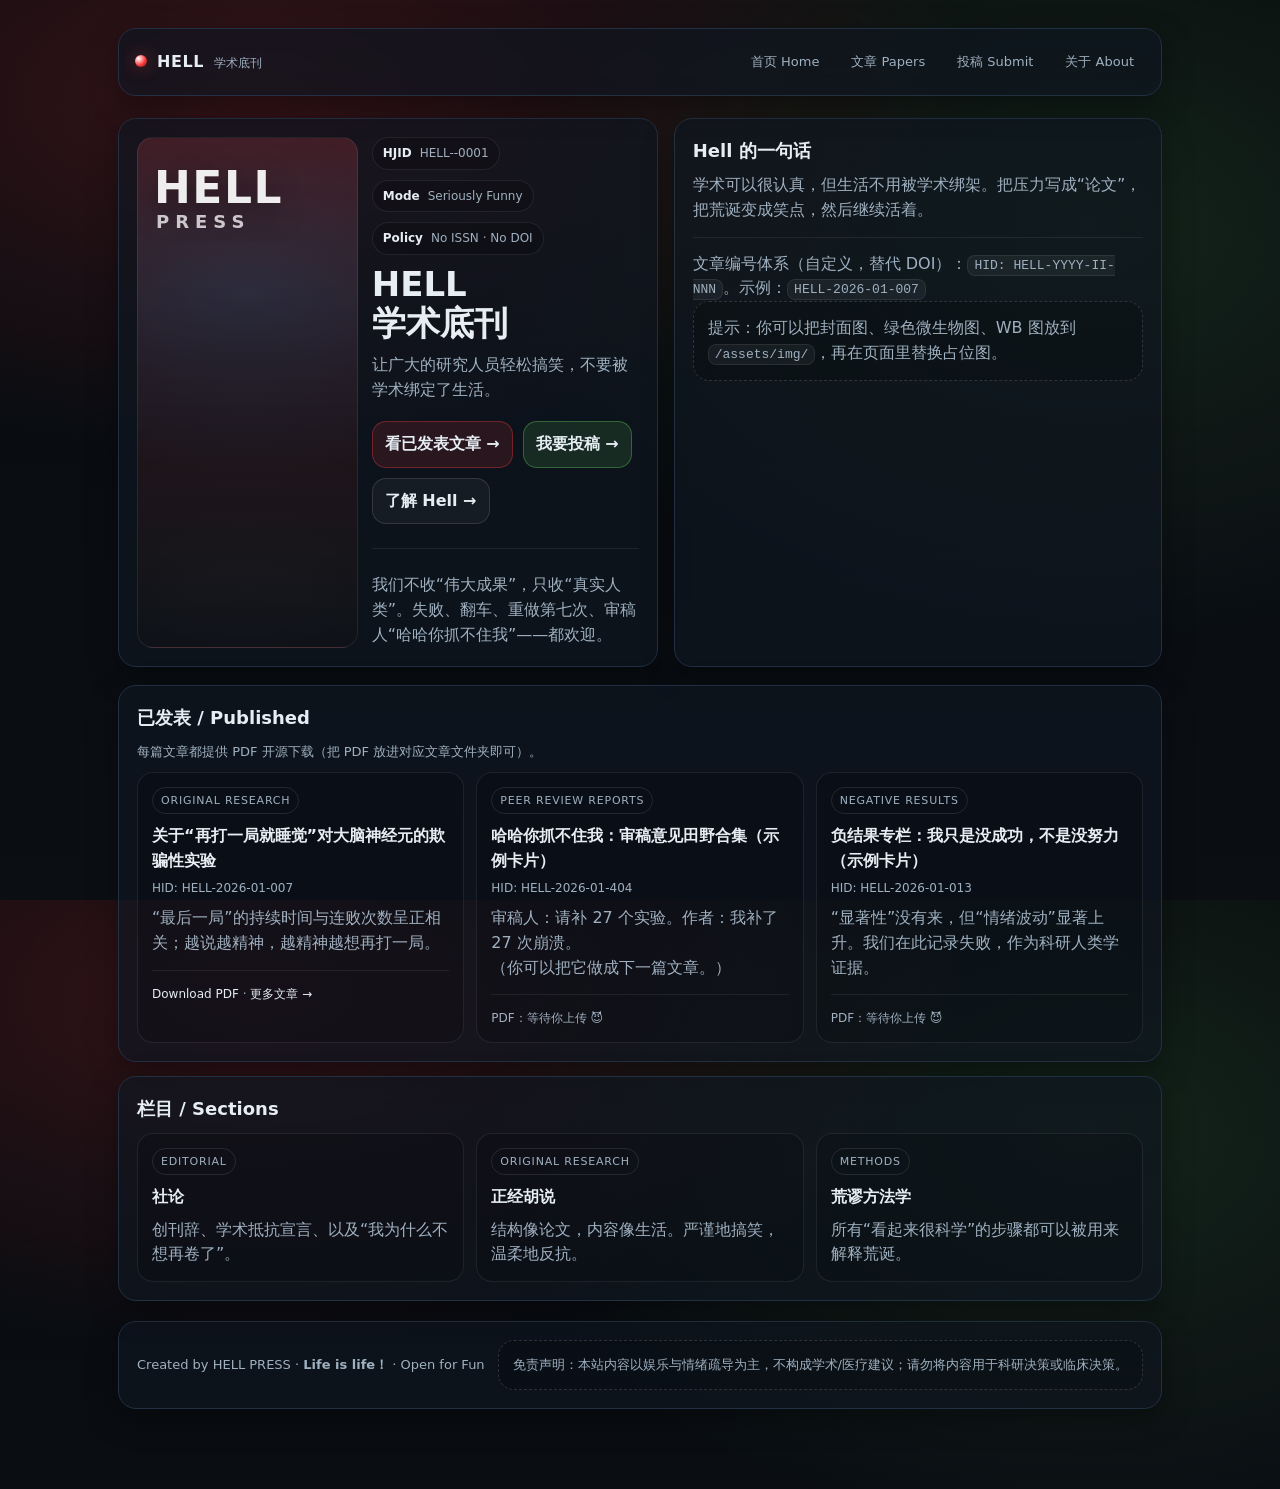
<file: index.html>
<!doctype html>
<html lang="zh-CN">
<head>
  <meta charset="utf-8" />
  <meta name="viewport" content="width=device-width, initial-scale=1" />
  <title>HELL · 学术底刊</title>
  <meta name="description" content="HELL 学术底刊：让研究人员轻松搞笑，不被学术绑定生活。" />
  <link rel="stylesheet" href="/assets/css/style.css" />
</head>
<body>
  <div class="wrap">
    <header class="nav card">
      <div class="brand">
        <span class="logo" aria-hidden="true"></span>
        <span class="name">HELL</span>
        <span class="tagline">学术底刊</span>
      </div>
      <nav class="links">
        <a href="/">首页 Home</a>
        <a href="/papers/">文章 Papers</a>
        <a href="/submit/">投稿 Submit</a>
        <a href="/about/">关于 About</a>
      </nav>
    </header>


    <section class="hero">
      <div class="cover card">
        <div class="fakecover" aria-label="Hell cover placeholder"></div>
        <div class="info">
          <div class="kicker">
            <span class="pill"><b>HJID</b> HELL--0001</span>
            <span class="pill"><b>Mode</b> Seriously Funny</span>
            <span class="pill"><b>Policy</b> No ISSN · No DOI</span>
          </div>
          <h1>HELL<br/>学术底刊</h1>
          <p class="sub">让广大的研究人员轻松搞笑，不要被学术绑定了生活。</p>
          <div class="cta">
            <a class="btn red" href="/papers/">看已发表文章 →</a>
            <a class="btn green" href="/submit/">我要投稿 →</a>
            <a class="btn" href="/about/">了解 Hell →</a>
          </div>
          <div class="hr"></div>
          <p class="sub">我们不收“伟大成果”，只收“真实人类”。失败、翻车、重做第七次、审稿人“哈哈你抓不住我”——都欢迎。</p>
        </div>
      </div>

      <div class="mission card">
        <h2>Hell 的一句话</h2>
        <p>学术可以很认真，但生活不用被学术绑架。把压力写成“论文”，把荒诞变成笑点，然后继续活着。</p>
        <div class="hr"></div>
        <p class="small">文章编号体系（自定义，替代 DOI）：<code class="k">HID: HELL-YYYY-II-NNN</code>。示例：<code class="k">HELL-2026-01-007</code></p>
        <div class="notice">提示：你可以把封面图、绿色微生物图、WB 图放到 <code class="k">/assets/img/</code>，再在页面里替换占位图。</div>
      </div>
    </section>

    <section class="grid">
      <div class="section card">
        <h2>已发表 / Published</h2>
        <p class="small">每篇文章都提供 PDF 开源下载（把 PDF 放进对应文章文件夹即可）。</p>
        <div class="list">
          <div class="item">
            <span class="tag">ORIGINAL RESEARCH</span>
            <h3><a href="/papers/HELL-2026-01-007/">关于“再打一局就睡觉”对大脑神经元的欺骗性实验</a></h3>
            <p class="meta">HID: HELL-2026-01-007</p>
            <p class="abs">“最后一局”的持续时间与连败次数呈正相关；越说越精神，越精神越想再打一局。</p>
            <div class="hr"></div>
            <p class="meta"><a href="/papers/HELL-2026-01-007/paper.pdf" download>Download PDF</a> · <a href="/papers/">更多文章 →</a></p>
          </div>

          <div class="item">
            <span class="tag">PEER REVIEW REPORTS</span>
            <h3><a href="/papers/">哈哈你抓不住我：审稿意见田野合集（示例卡片）</a></h3>
            <p class="meta">HID: HELL-2026-01-404</p>
            <p class="abs">审稿人：请补 27 个实验。作者：我补了 27 次崩溃。<br/>（你可以把它做成下一篇文章。）</p>
            <div class="hr"></div>
            <p class="meta">PDF：等待你上传 😈</p>
          </div>

          <div class="item">
            <span class="tag">NEGATIVE RESULTS</span>
            <h3><a href="/papers/">负结果专栏：我只是没成功，不是没努力（示例卡片）</a></h3>
            <p class="meta">HID: HELL-2026-01-013</p>
            <p class="abs">“显著性”没有来，但“情绪波动”显著上升。我们在此记录失败，作为科研人类学证据。</p>
            <div class="hr"></div>
            <p class="meta">PDF：等待你上传 😈</p>
          </div>
        </div>
      </div>

      <div class="section card">
        <h2>栏目 / Sections</h2>
        <div class="list">
          <div class="item"><span class="tag">EDITORIAL</span><h3>社论</h3><p class="abs">创刊辞、学术抵抗宣言、以及“我为什么不想再卷了”。</p></div>
          <div class="item"><span class="tag">ORIGINAL RESEARCH</span><h3>正经胡说</h3><p class="abs">结构像论文，内容像生活。严谨地搞笑，温柔地反抗。</p></div>
          <div class="item"><span class="tag">METHODS</span><h3>荒谬方法学</h3><p class="abs">所有“看起来很科学”的步骤都可以被用来解释荒诞。</p></div>
        </div>
      </div>
    </section>


    <footer class="footer card">
      <div>Created by HELL PRESS · <b>Life is life！</b> · Open for Fun</div>
      <div>
        
      <div class="notice" style="flex-basis:100%">
        免责声明：本站内容以娱乐与情绪疏导为主，不构成学术/医疗建议；请勿将内容用于科研决策或临床决策。
      </div>
    </footer>
  </div>
</body>
</html>
</file>
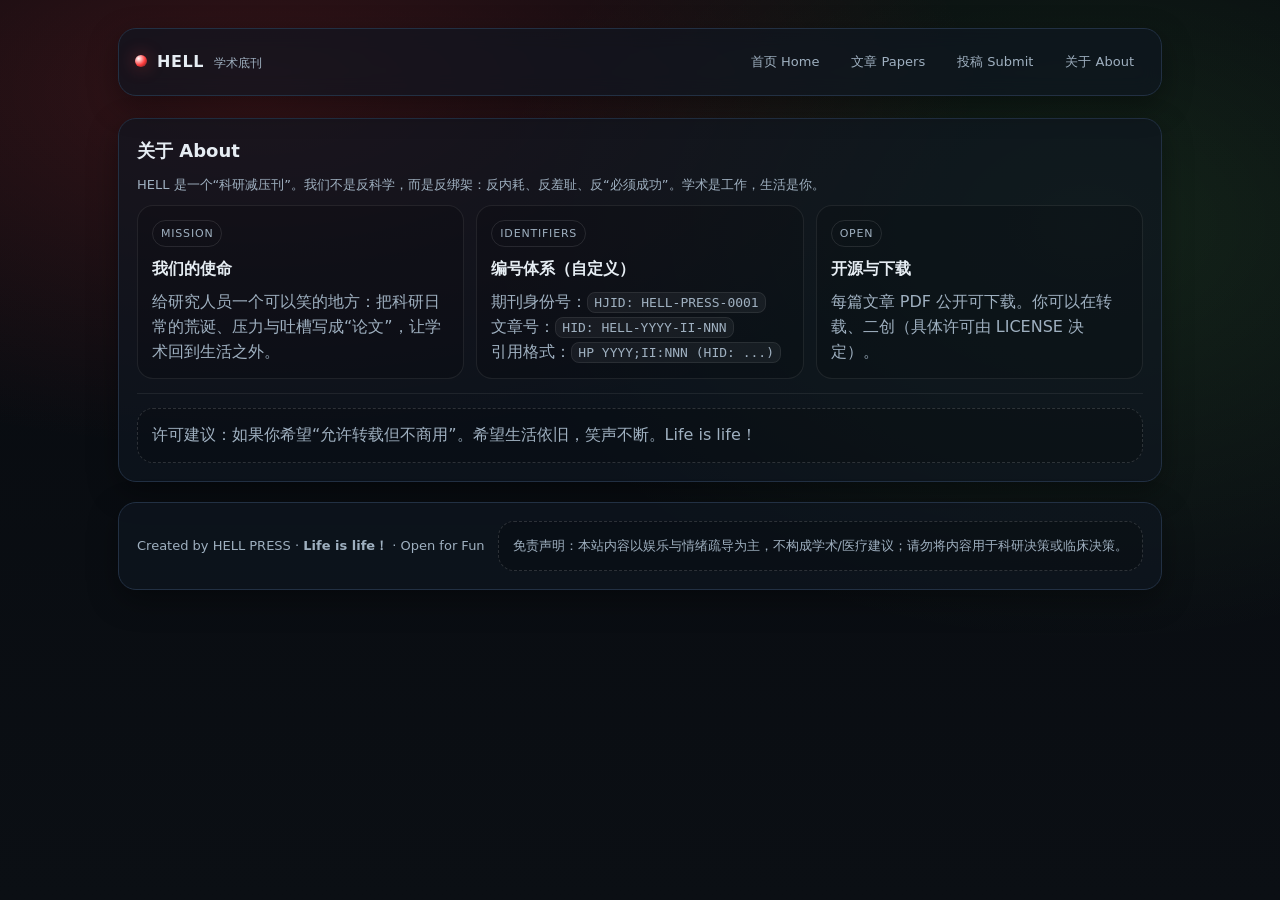
<file: about/index.html>
<!doctype html>
<html lang="zh-CN">
<head>
  <meta charset="utf-8" />
  <meta name="viewport" content="width=device-width, initial-scale=1" />
  <title>About · HELL</title>
  <meta name="description" content="HELL 学术底刊：让研究人员轻松搞笑，不被学术绑定生活。" />
  <link rel="stylesheet" href="/assets/css/style.css" />
</head>
<body>
  <div class="wrap">
    <header class="nav card">
      <div class="brand">
        <span class="logo" aria-hidden="true"></span>
        <span class="name">HELL</span>
        <span class="tagline">学术底刊</span>
      </div>
      <nav class="links">
        <a href="/">首页 Home</a>
        <a href="/papers/">文章 Papers</a>
        <a href="/submit/">投稿 Submit</a>
        <a href="/about/">关于 About</a>
      </nav>
    </header>


    <section class="section card" style="margin-top:22px;">
      <h2>关于 About</h2>
      <p class="small">HELL 是一个“科研减压刊”。我们不是反科学，而是反绑架：反内耗、反羞耻、反“必须成功”。学术是工作，生活是你。</p>

      <div class="list">
        <div class="item">
          <span class="tag">MISSION</span>
          <h3>我们的使命</h3>
          <p class="abs">给研究人员一个可以笑的地方：把科研日常的荒诞、压力与吐槽写成“论文”，让学术回到生活之外。</p>
        </div>
        <div class="item">
          <span class="tag">IDENTIFIERS</span>
          <h3>编号体系（自定义）</h3>
          <p class="abs">
            期刊身份号：<code class="k">HJID: HELL-PRESS-0001</code><br/>
            文章号：<code class="k">HID: HELL-YYYY-II-NNN</code><br/>
            引用格式：<code class="k">HP YYYY;II:NNN (HID: ...)</code>
          </p>
        </div>
        <div class="item">
          <span class="tag">OPEN</span>
          <h3>开源与下载</h3>
          <p class="abs">每篇文章 PDF 公开可下载。你可以在转载、二创（具体许可由 LICENSE 决定）。</p>
        </div>
      </div>

      <div class="hr"></div>
      <div class="notice">
        许可建议：如果你希望“允许转载但不商用”。希望生活依旧，笑声不断。Life is life！
      </div>
    </section>


    <footer class="footer card">
      <div>Created by HELL PRESS · <b>Life is life！</b> · Open for Fun</div>
      <div>
       
      <div class="notice" style="flex-basis:100%">
        免责声明：本站内容以娱乐与情绪疏导为主，不构成学术/医疗建议；请勿将内容用于科研决策或临床决策。
      </div>
    </footer>
  </div>
</body>
</html>
</file>
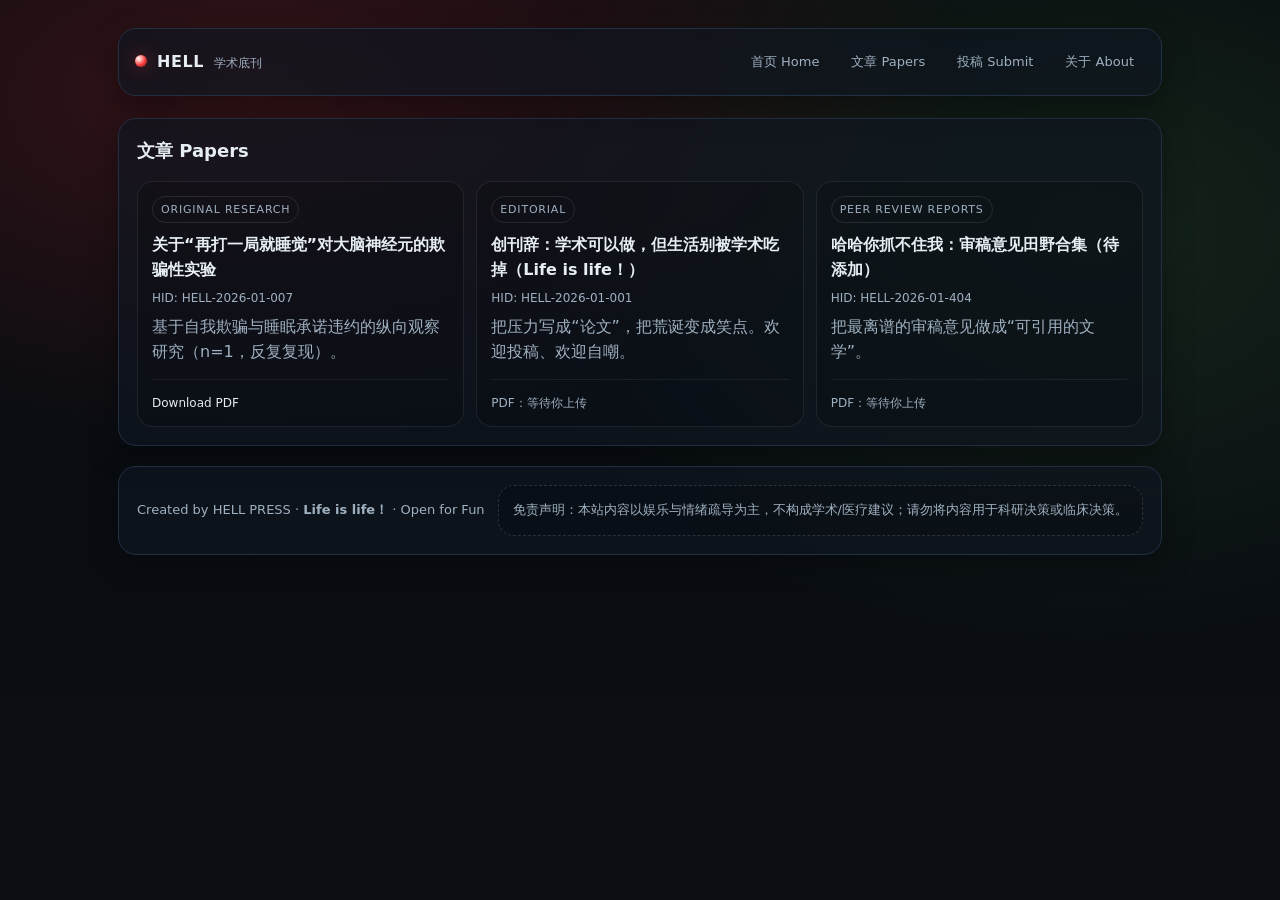
<file: papers/index.html>
<!doctype html>
<html lang="zh-CN">
<head>
  <meta charset="utf-8" />
  <meta name="viewport" content="width=device-width, initial-scale=1" />
  <title>Papers · HELL</title>
  <meta name="description" content="HELL 学术底刊：让研究人员轻松搞笑，不被学术绑定生活。" />
  <link rel="stylesheet" href="/assets/css/style.css" />
</head>
<body>
  <div class="wrap">
    <header class="nav card">
      <div class="brand">
        <span class="logo" aria-hidden="true"></span>
        <span class="name">HELL</span>
        <span class="tagline">学术底刊</span>
      </div>
      <nav class="links">
        <a href="/">首页 Home</a>
        <a href="/papers/">文章 Papers</a>
        <a href="/submit/">投稿 Submit</a>
        <a href="/about/">关于 About</a>
      </nav>
    </header>


    <section class="section card" style="margin-top:22px;">
      <h2>文章 Papers</h2>
     </p>
      <div class="list">
        <div class="item">
          <span class="tag">ORIGINAL RESEARCH</span>
          <h3><a href="/papers/HELL-2026-01-007/">关于“再打一局就睡觉”对大脑神经元的欺骗性实验</a></h3>
          <p class="meta">HID: HELL-2026-01-007</p>
          <p class="abs">基于自我欺骗与睡眠承诺违约的纵向观察研究（n=1，反复复现）。</p>
          <div class="hr"></div>
          <p class="meta"><a href="/papers/HELL-2026-01-007/paper.pdf" download>Download PDF</a></p>
        </div>

        <div class="item">
          <span class="tag">EDITORIAL</span>
          <h3><a href="#">创刊辞：学术可以做，但生活别被学术吃掉（Life is life！）</a></h3>
          <p class="meta">HID: HELL-2026-01-001</p>
          <p class="abs">把压力写成“论文”，把荒诞变成笑点。欢迎投稿、欢迎自嘲。</p>
          <div class="hr"></div>
          <p class="meta">PDF：等待你上传</p>
        </div>

        <div class="item">
          <span class="tag">PEER REVIEW REPORTS</span>
          <h3><a href="#">哈哈你抓不住我：审稿意见田野合集（待添加）</a></h3>
          <p class="meta">HID: HELL-2026-01-404</p>
          <p class="abs">把最离谱的审稿意见做成“可引用的文学”。</p>
          <div class="hr"></div>
          <p class="meta">PDF：等待你上传</p>
        </div>
      </div>
    </section>


    <footer class="footer card">
      <div>Created by HELL PRESS · <b>Life is life！</b> · Open for Fun</div>
      <div>
      <div class="notice" style="flex-basis:100%">
        免责声明：本站内容以娱乐与情绪疏导为主，不构成学术/医疗建议；请勿将内容用于科研决策或临床决策。
      </div>
    </footer>
  </div>
</body>
</html>
</file>
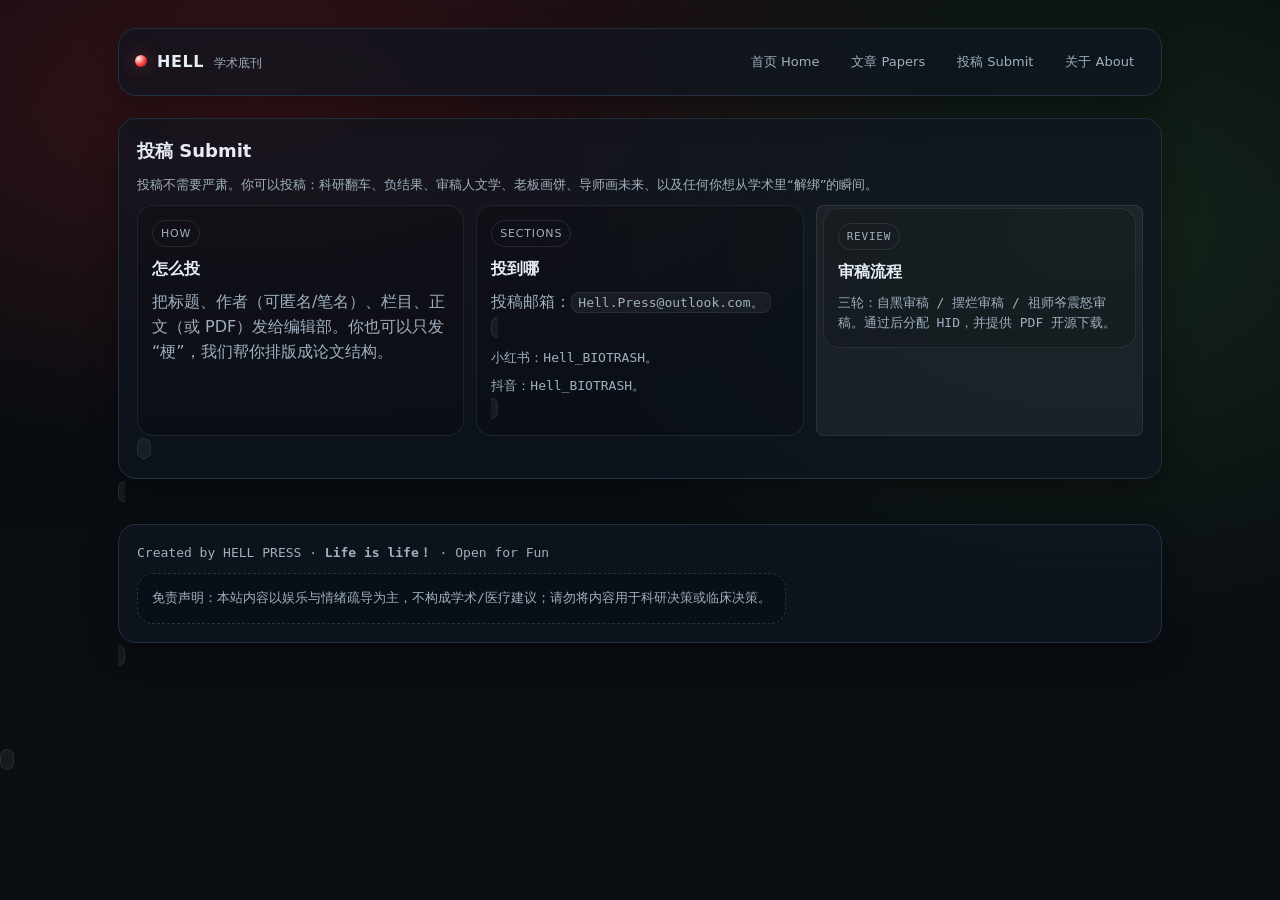
<file: submit/index.html>
<!doctype html>
<html lang="zh-CN">
<head>
  <meta charset="utf-8" />
  <meta name="viewport" content="width=device-width, initial-scale=1" />
  <title>Submit · HELL</title>
  <meta name="description" content="HELL 学术底刊：让研究人员轻松搞笑，不被学术绑定生活。" />
  <link rel="stylesheet" href="/assets/css/style.css" />
</head>
<body>
  <div class="wrap">
    <header class="nav card">
      <div class="brand">
        <span class="logo" aria-hidden="true"></span>
        <span class="name">HELL</span>
        <span class="tagline">学术底刊</span>
      </div>
      <nav class="links">
        <a href="/">首页 Home</a>
        <a href="/papers/">文章 Papers</a>
        <a href="/submit/">投稿 Submit</a>
        <a href="/about/">关于 About</a>
      </nav>
    </header>


    <section class="section card" style="margin-top:22px;">
      <h2>投稿 Submit</h2>
      <p class="small">投稿不需要严肃。你可以投稿：科研翻车、负结果、审稿人文学、老板画饼、导师画未来、以及任何你想从学术里“解绑”的瞬间。</p>
      <div class="list">
        <div class="item">
          <span class="tag">HOW</span>
          <h3>怎么投</h3>
          <p class="abs">把标题、作者（可匿名/笔名）、栏目、正文（或 PDF）发给编辑部。你也可以只发“梗”，我们帮你排版成论文结构。</p>
        </div>
        <div class="item">
          <span class="tag">SECTIONS</span>
          <h3>投到哪</h3>
          <p class="abs">投稿邮箱：<code class="k">Hell.Press@outlook.com。</p>
          <p class="abs">小红书：Hell_BIOTRASH。</p>
          <p class="abs">抖音：Hell_BIOTRASH。</p>
        </div>
        <div class="item">
          <span class="tag">REVIEW</span>
          <h3>审稿流程</h3>
          <p class="abs">三轮：自黑审稿 / 摆烂审稿 / 祖师爷震怒审稿。通过后分配 HID，并提供 PDF 开源下载。</p>
        </div>

      </div>
    </section>


    <footer class="footer card">
      <div>Created by HELL PRESS · <b>Life is life！</b> · Open for Fun</div>
      <div>
      <div class="notice" style="flex-basis:100%">
        免责声明：本站内容以娱乐与情绪疏导为主，不构成学术/医疗建议；请勿将内容用于科研决策或临床决策。
      </div>
    </footer>
  </div>
</body>
</html>
</file>
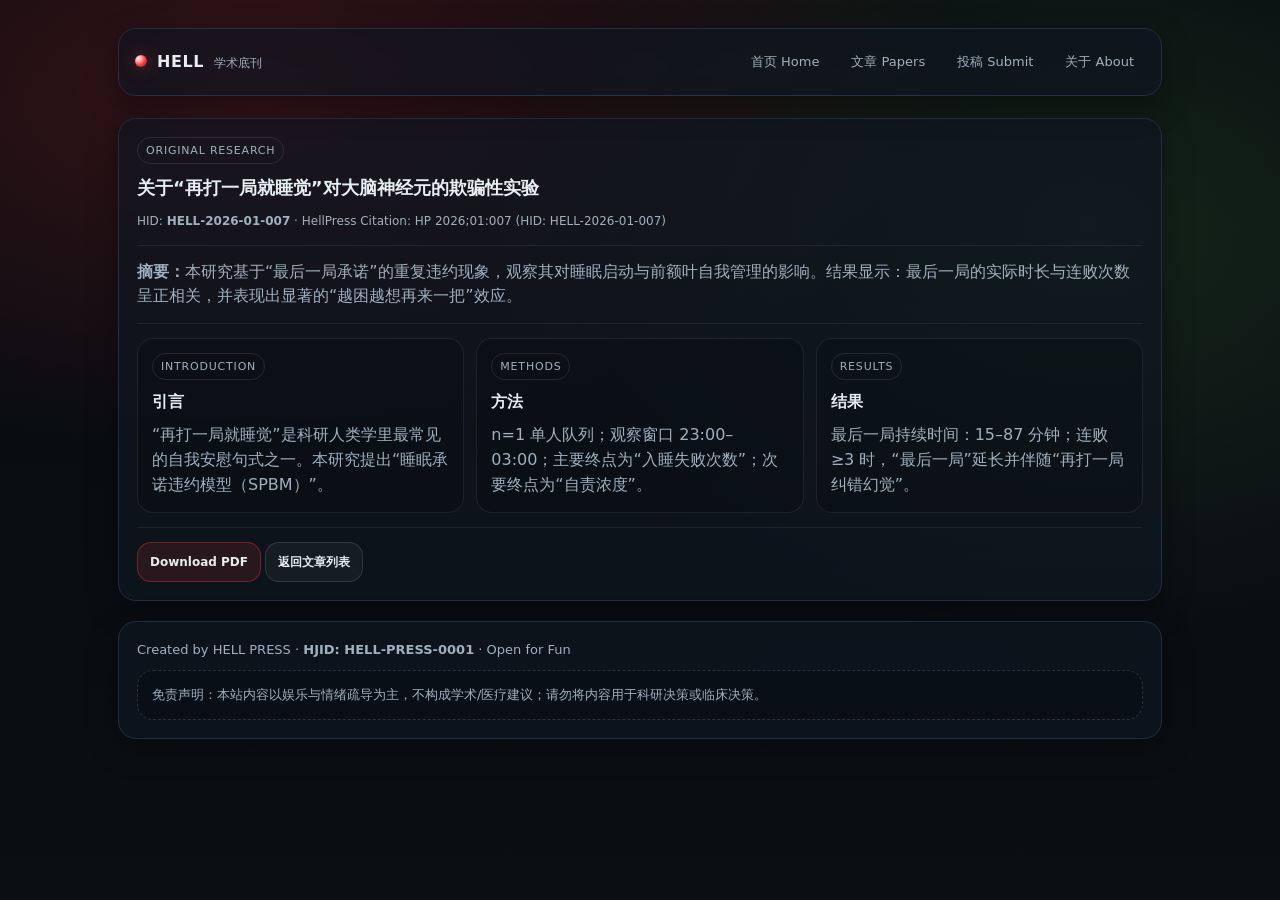
<file: papers/HELL-2026-01-007/index.html>
<!doctype html>
<html lang="zh-CN">
<head>
  <meta charset="utf-8" />
  <meta name="viewport" content="width=device-width, initial-scale=1" />
  <title>HELL-2026-01-007 · HELL</title>
  <meta name="description" content="HELL 学术底刊：让研究人员轻松搞笑，不被学术绑定生活。" />
  <link rel="stylesheet" href="/assets/css/style.css" />
</head>
<body>
  <div class="wrap">
    <header class="nav card">
      <div class="brand">
        <span class="logo" aria-hidden="true"></span>
        <span class="name">HELL</span>
        <span class="tagline">学术底刊</span>
      </div>
      <nav class="links">
        <a href="/">首页 Home</a>
        <a href="/papers/">文章 Papers</a>
        <a href="/submit/">投稿 Submit</a>
        <a href="/about/">关于 About</a>
      </nav>
    </header>


    <section class="section card" style="margin-top:22px;">
      <span class="tag">ORIGINAL RESEARCH</span>
      <h2 style="margin-top:10px;">关于“再打一局就睡觉”对大脑神经元的欺骗性实验</h2>
      <p class="meta">HID: <b>HELL-2026-01-007</b> · HellPress Citation: <span class="meta">HP 2026;01:007 (HID: HELL-2026-01-007)</span></p>

      <div class="hr"></div>

      <p class="abs"><b>摘要：</b>本研究基于“最后一局承诺”的重复违约现象，观察其对睡眠启动与前额叶自我管理的影响。结果显示：最后一局的实际时长与连败次数呈正相关，并表现出显著的“越困越想再来一把”效应。</p>

      <div class="hr"></div>

      <div class="list">
        <div class="item">
          <span class="tag">INTRODUCTION</span>
          <h3>引言</h3>
          <p class="abs">“再打一局就睡觉”是科研人类学里最常见的自我安慰句式之一。本研究提出“睡眠承诺违约模型（SPBM）”。</p>
        </div>
        <div class="item">
          <span class="tag">METHODS</span>
          <h3>方法</h3>
          <p class="abs">n=1 单人队列；观察窗口 23:00–03:00；主要终点为“入睡失败次数”；次要终点为“自责浓度”。</p>
        </div>
        <div class="item">
          <span class="tag">RESULTS</span>
          <h3>结果</h3>
          <p class="abs">最后一局持续时间：15–87 分钟；连败 ≥3 时，“最后一局”延长并伴随“再打一局纠错幻觉”。</p>
        </div>
      </div>

      <div class="hr"></div>

      <p class="meta">
        <a class="btn red" href="./paper.pdf" download>Download PDF</a>
        <a class="btn" href="/papers/">返回文章列表</a>
      </p>
    </section>


    <footer class="footer card">
      <div>Created by HELL PRESS · <b>HJID: HELL-PRESS-0001</b> · Open for Fun</div>
      <div class="notice" style="flex-basis:100%">
        免责声明：本站内容以娱乐与情绪疏导为主，不构成学术/医疗建议；请勿将内容用于科研决策或临床决策。
      </div>
    </footer>
  </div>
</body>
</html>
</file>
<file: assets/css/style.css>
:root{
  --bg:#0b0f14;
  --panel:#0f1621;
  --text:#e6edf3;
  --muted:#9fb0c0;
  --line:#223043;
  --accent:#ff3b3b; /* HellRed */
  --accent2:#7cff6b; /* microbe green */
  --shadow: 0 10px 30px rgba(0,0,0,.35);
  --radius: 18px;
  --max: 1080px;
  --font: ui-sans-serif, system-ui, -apple-system, Segoe UI, Roboto, Helvetica, Arial, "Apple Color Emoji","Segoe UI Emoji";
}
*{box-sizing:border-box}
html,body{height:100%}
body{
  margin:0;
  background:
    radial-gradient(1200px 600px at 20% 10%, rgba(255,59,59,.18), transparent 60%),
    radial-gradient(1000px 700px at 85% 25%, rgba(124,255,107,.10), transparent 60%),
    linear-gradient(180deg, #070a0f, var(--bg));
  color:var(--text);
  font-family:var(--font);
  line-height:1.55;
}
a{color:var(--text); text-decoration:none}
a:hover{color:white}
.wrap{max-width:var(--max); margin:0 auto; padding:28px 18px 80px}
.nav{
  display:flex; align-items:center; justify-content:space-between;
  gap:16px; padding:14px 16px; border:1px solid var(--line);
  background:rgba(15,22,33,.75); backdrop-filter: blur(10px);
  border-radius: var(--radius); box-shadow: var(--shadow);
  position:sticky; top:12px; z-index:10;
}
.brand{
  display:flex; align-items:baseline; gap:10px; white-space:nowrap;
}
.brand .logo{
  width:12px; height:12px; border-radius:50%;
  background: radial-gradient(circle at 30% 30%, #fff, var(--accent) 55%, rgba(255,59,59,.2));
  box-shadow: 0 0 18px rgba(255,59,59,.45);
}
.brand .name{font-weight:800; letter-spacing:.6px}
.brand .tagline{color:var(--muted); font-size:12px}
.links{display:flex; flex-wrap:wrap; gap:10px; align-items:center}
.links a{
  padding:8px 10px; border-radius: 999px; border:1px solid transparent;
  color:var(--muted); font-size:13px;
}
.links a:hover{border-color:var(--line); color:var(--text); background:rgba(255,255,255,.03)}
.hero{
  margin-top:22px;
  display:grid;
  grid-template-columns: 1.05fr .95fr;
  gap:16px;
}
@media (max-width: 900px){
  .hero{grid-template-columns:1fr}
  .nav{position:relative; top:auto}
}
.card{
  border:1px solid var(--line);
  background:rgba(15,22,33,.65);
  border-radius: var(--radius);
  box-shadow: var(--shadow);
}
.hero .cover{
  padding:18px;
  display:flex;
  gap:14px;
  align-items:stretch;
  min-height: 320px;
}
.cover .fakecover{
  flex:0 0 44%;
  border-radius: 16px;
  border:1px solid rgba(255,255,255,.08);
  background:
    linear-gradient(180deg, rgba(255,59,59,.18), rgba(0,0,0,.35)),
    radial-gradient(600px 300px at 50% 30%, rgba(0,175,255,.18), transparent 60%),
    radial-gradient(700px 400px at 50% 90%, rgba(255,255,255,.06), transparent 60%);
  position:relative;
  overflow:hidden;
}
.fakecover:before{
  content:"HELL";
  position:absolute; left:16px; top:16px;
  font-size:44px; font-weight:900; letter-spacing:1.5px;
  color:rgba(255,255,255,.92);
  text-shadow: 0 10px 30px rgba(0,0,0,.45);
}
.fakecover:after{
  content:"PRESS";
  position:absolute; left:18px; top:70px;
  font-size:18px; font-weight:800; letter-spacing:6px;
  color:rgba(255,255,255,.75);
}
.cover .info{flex:1; display:flex; flex-direction:column; gap:10px}
.kicker{display:flex; gap:10px; flex-wrap:wrap; align-items:center}
.pill{
  display:inline-flex; align-items:center; gap:8px;
  padding:6px 10px; border-radius:999px;
  border:1px solid rgba(255,255,255,.08);
  background:rgba(0,0,0,.18);
  color:var(--muted);
  font-size:12px;
}
.pill b{color:var(--text)}
h1{margin:0; font-size:34px; line-height:1.15}
.sub{color:var(--muted); margin:0}
.cta{display:flex; gap:10px; flex-wrap:wrap; margin-top:8px}
.btn{
  display:inline-flex; align-items:center; justify-content:center;
  padding:10px 12px; border-radius: 14px;
  border:1px solid rgba(255,255,255,.12);
  background:rgba(255,255,255,.04);
  color:var(--text); font-weight:650;
}
.btn:hover{border-color: rgba(255,255,255,.20); background:rgba(255,255,255,.06)}
.btn.red{border-color: rgba(255,59,59,.35); background:rgba(255,59,59,.12)}
.btn.red:hover{background:rgba(255,59,59,.18)}
.btn.green{border-color: rgba(124,255,107,.28); background:rgba(124,255,107,.10)}
.btn.green:hover{background:rgba(124,255,107,.14)}
.hero .mission{padding:18px}
.mission h2{margin:0 0 8px 0; font-size:18px}
.mission p{margin:0; color:var(--muted)}
.grid{
  margin-top:18px;
  display:grid;
  grid-template-columns: repeat(12, 1fr);
  gap:14px;
}
.section{grid-column: 1 / -1; padding:18px}
.section h2{margin:0 0 10px 0; font-size:18px}
.section .small{color:var(--muted); font-size:13px; margin:0 0 10px 0}
.list{
  display:grid; grid-template-columns: repeat(3, 1fr); gap:12px;
}
@media (max-width: 900px){
  .list{grid-template-columns:1fr}
}
.item{
  padding:14px;
  border-radius: 16px;
  border:1px solid rgba(255,255,255,.08);
  background:rgba(0,0,0,.16);
}
.tag{
  display:inline-block;
  padding:4px 8px; border-radius:999px;
  font-size:11px; letter-spacing:.8px;
  border:1px solid rgba(255,255,255,.10);
  color:var(--muted);
}
.item h3{margin:10px 0 6px 0; font-size:16px}
.meta{margin:0; color:var(--muted); font-size:12px}
.abs{margin:8px 0 0 0; color:var(--muted)}
.hr{height:1px; background:rgba(255,255,255,.07); margin:14px 0}
.footer{
  margin-top:20px; padding:18px;
  display:flex; flex-wrap:wrap; align-items:center; justify-content:space-between;
  gap:10px; color:var(--muted); font-size:13px;
}
.footer a{color:var(--muted)}
.footer a:hover{color:var(--text)}
.notice{
  padding:14px; border-radius: 16px;
  border:1px dashed rgba(255,255,255,.14);
  color:var(--muted);
  background:rgba(0,0,0,.18);
}
code.k{background:rgba(255,255,255,.05); padding:2px 6px; border-radius:8px; border:1px solid rgba(255,255,255,.08)}
</file>
